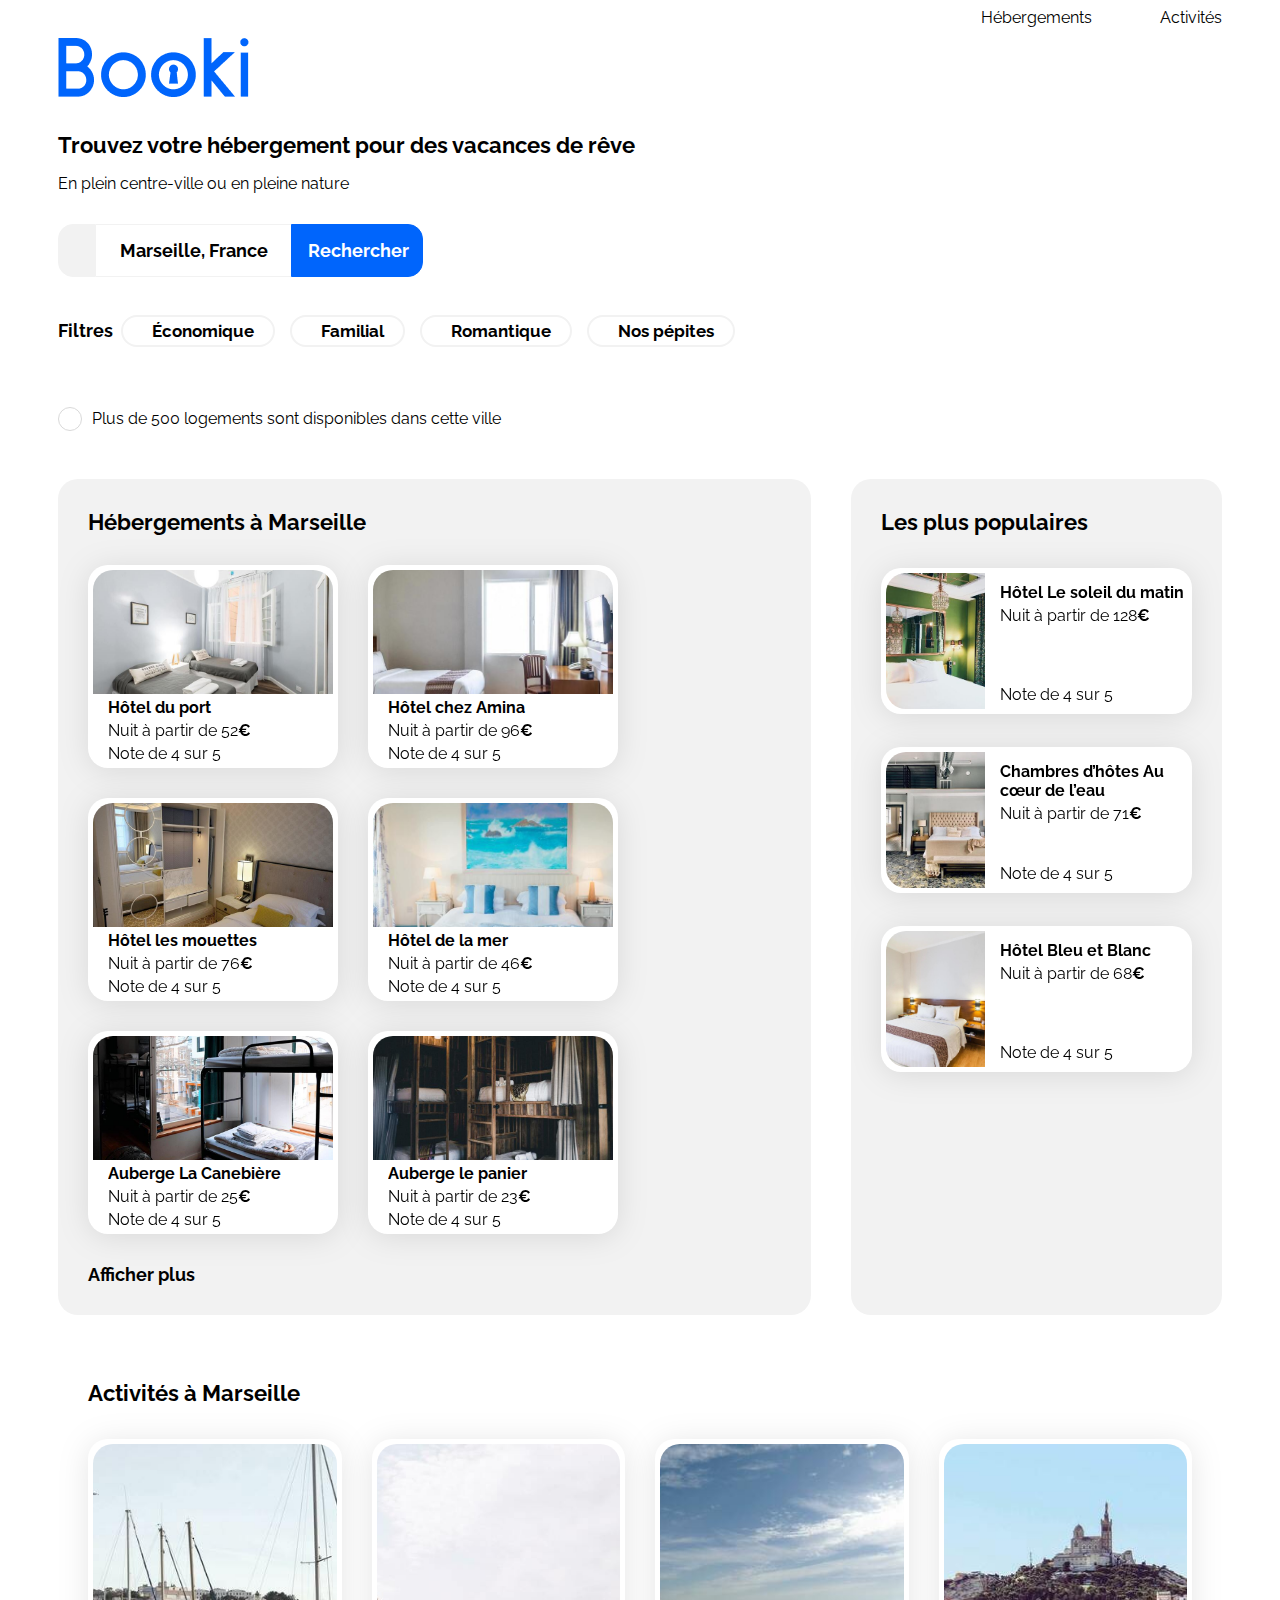
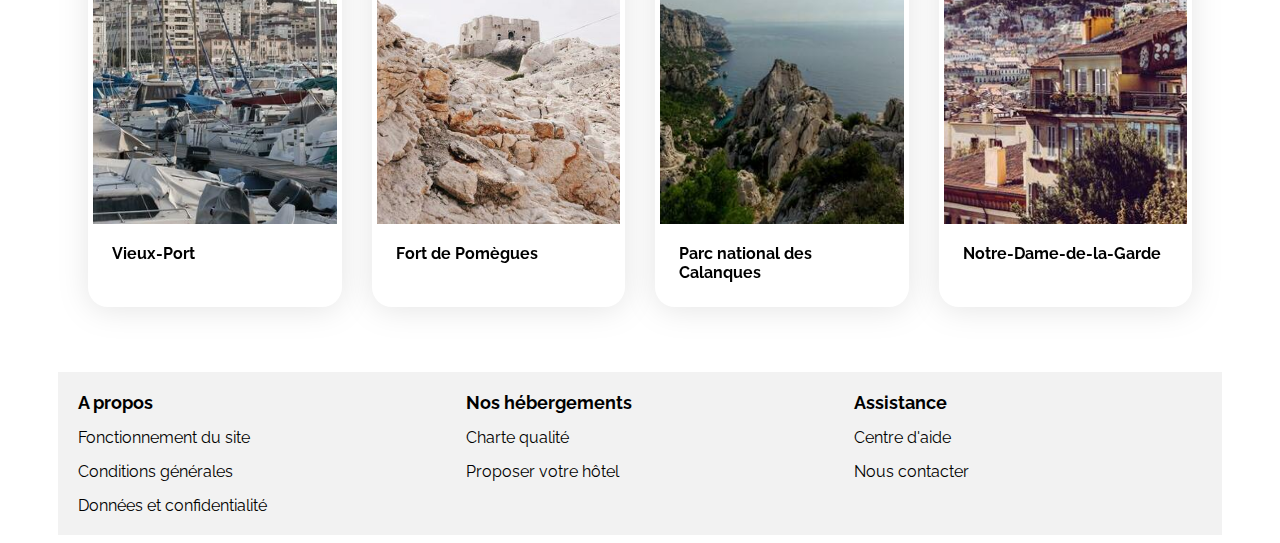
<file: index.html>
<!DOCTYPE html>
<html lang="fr">

<head>
    <meta charset="UTF-8">
    <meta name="viewport" content="width=device-width, initial-scale=1.0">
    <title>Booki</title>
    <link rel="preconnect" href="https://fonts.googleapis.com">
    <link rel="preconnect" href="https://fonts.gstatic.com" crossorigin>
    <link href="https://fonts.googleapis.com/css2?family=Raleway:wght@400;500;700&display=swap" rel="stylesheet">
    <link rel="stylesheet" href="https://cdnjs.cloudflare.com/ajax/libs/font-awesome/6.2.1/css/all.min.css"
        integrity="sha512-MV7K8+y+gLIBoVD59lQIYicR65iaqukzvf/nwasF0nqhPay5w/9lJmVM2hMDcnK1OnMGCdVK+iQrJ7lzPJQd1w=="
        crossorigin="anonymous" referrerpolicy="no-referrer" />
    <link rel="stylesheet" href="./css/style.css">
</head>

<body>
    <div class="main-container">
        <header>
            <div class = logo>
                <img class="logo-img" src="./images/logo/Booki.png" alt="logo Booki">
            </div>
            <nav>
                <a class="button" href="#sectionhebergement">Hébergements</a>
                <a class="button" href="#sectionactivites">Activités</a>
            </nav>
        </header>
        <main class="main-section">
            <section class="headline"> 
                <div class="headline-text">
                    <h1 class="section-title">Trouvez votre hébergement pour des vacances de rêve</h1>   
                    <p class="headline-text-intro">En plein centre-ville ou en pleine nature</p>
                </div>
                <form class="searchbar" method="get" action="">
                    <i id="logo_localisation" class="fa-solid fa-location-dot"></i>
                    <input id="location" type="text" name="location" required placeholder="Marseille, France">
                    <input id="search-button" type="submit" value="Rechercher">
                    <!-- variante mobile  -->
                    <button id="search-button-mobile"><i class="fa-solid fa-magnifying-glass"></i></button>
                </form>
                <div class="filter">
                    <div class="filter-title">
                        <h3 class="not-card-title">Filtres</h3>   
                    </div>
                    <div class = "filter-button-group">
                        <a class="filter-button">
                            <i class="fa-solid fa-money-bill-wave"></i>
                            Économique
                        </a>
                        <a class="filter-button">
                            <i class="fa-solid fa-person"></i>
                            Familial
                        </a>
                        <a class="filter-button">
                            <i class="fa-solid fa-heart"></i>
                            Romantique
                        </a>
                        <a class="filter-button">
                            <i class="fa-solid fa-fire"></i>
                            Nos pépites
                        </a>
                    </div>    
                </div>
                <div class="subinfo">
                    <i class="fa-solid fa-info"></i>
                    <p class="subinfo-text">Plus de 500 logements sont disponibles dans cette ville</p>
                </div>
            </section> 
            <div class="hebergements-and-populaires">
                <section class="hebergements" id="sectionhebergement">
                    <div class="hebergements-title">
                        <h2 class="section-title">Hébergements à Marseille</h2>
                    </div>
                    <div class="hebergements-cards">
                        <a class="hebergements-cards-ablock" href="#">
                            <article class="card">
                                <img class="hebergements-cards-images" src="./images/hebergements/fred-kleber.jpg" alt="Image de la chambre d'hôtel montrant un lit">
                                <div class="card-content">
                                    <div class="card-txt">
                                        <h3 class="card-title">Hôtel du port</h3>
                                        <p class="card-subtitle">Nuit à partir de 52<span class="euro">€</span></p>
                                    </div>
                                    <div class="card-rating">
                                        <i class="fa-xs fa-solid fa-star" aria-hidden="true"></i>
                                        <i class="fa-xs fa-solid fa-star" aria-hidden="true"></i>
                                        <i class="fa-xs fa-solid fa-star" aria-hidden="true"></i>
                                        <i class="fa-xs fa-solid fa-star" aria-hidden="true"></i>
                                        <i class="fa-xs fa-solid fa-star neutral-star" aria-hidden="true"></i>
                                        <span class="sr-only">Note de 4 sur 5</span>
                                    </div>
                                </div>
                            </article>
                        </a>
                        <a class="hebergements-cards-ablock" href="#">
                            <article class="card">
                                <img class="hebergements-cards-images" src="./images/hebergements/febrian-zakaria.jpg" alt="Image de la chambre d'hôtel montrant un lit">
                                <div class="card-content">
                                    <div class="card-txt">
                                        <h3 class="card-title">Hôtel chez Amina</h3>
                                        <p class="card-subtitle">Nuit à partir de 96<span class="euro">€</span></p>
                                    </div>
                                    <div class="card-rating">
                                        <i class="fa-xs fa-solid fa-star" aria-hidden="true"></i>
                                        <i class="fa-xs fa-solid fa-star" aria-hidden="true"></i>
                                        <i class="fa-xs fa-solid fa-star" aria-hidden="true"></i>
                                        <i class="fa-xs fa-solid fa-star" aria-hidden="true"></i>
                                        <i class="fa-xs fa-solid fa-star neutral-star" aria-hidden="true"></i>
                                        <span class="sr-only">Note de 4 sur 5</span>
                                    </div>
                                </div>
                            </article>
                        </a>
                        <a class="hebergements-cards-ablock" href="#">
                            <article class="card">
                                <img class="hebergements-cards-images" src="./images/hebergements/reisetopia.jpg" alt="Image de la chambre d'hôtel montrant un lit">
                                <div class="card-content">
                                    <div class="card-txt">
                                        <h3 class="card-title">Hôtel les mouettes</h3>
                                        <p class="card-subtitle">Nuit à partir de 76<span class="euro">€</span></p>
                                    </div>
                                    <div class="card-rating">
                                        <i class="fa-xs fa-solid fa-star" aria-hidden="true"></i>
                                        <i class="fa-xs fa-solid fa-star" aria-hidden="true"></i>
                                        <i class="fa-xs fa-solid fa-star" aria-hidden="true"></i>
                                        <i class="fa-xs fa-solid fa-star" aria-hidden="true"></i>
                                        <i class="fa-xs fa-solid fa-star neutral-star" aria-hidden="true"></i>
                                        <span class="sr-only">Note de 4 sur 5</span>
                                    </div>
                                </div>
                            </article>
                        </a>
                        <a class="hebergements-cards-ablock" href="#">
                            <article class="card">
                                <img class="hebergements-cards-images" src="./images/hebergements/annie-spratt.jpg" alt="Image de la chambre d'hôtel montrant un lit">
                                <div class="card-content">
                                    <div class="card-txt">
                                        <h3 class="card-title">Hôtel de la mer</h3>
                                        <p class="card-subtitle">Nuit à partir de 46<span class="euro">€</span></p>
                                    </div>
                                    <div class="card-rating">
                                        <i class="fa-xs fa-solid fa-star" aria-hidden="true"></i>
                                        <i class="fa-xs fa-solid fa-star" aria-hidden="true"></i>
                                        <i class="fa-xs fa-solid fa-star" aria-hidden="true"></i>
                                        <i class="fa-xs fa-solid fa-star" aria-hidden="true"></i>
                                        <i class="fa-xs fa-solid fa-star neutral-star" aria-hidden="true"></i>
                                        <span class="sr-only">Note de 4 sur 5</span>
                                    </div>
                                </div>
                            </article>
                        </a>
                        <a class="hebergements-cards-ablock" href="#">
                            <article class="card">
                                <img class="hebergements-cards-images" src="./images/hebergements/marcus-loke.jpg" alt="Image de l'auberge montrant des lits superposés">
                                <div class="card-content">
                                    <div class="card-txt">
                                        <h3 class="card-title">Auberge La Canebière</h3>
                                        <p class="card-subtitle">Nuit à partir de 25<span class="euro">€</span></p>
                                    </div>
                                    <div class="card-rating">
                                        <i class="fa-xs fa-solid fa-star" aria-hidden="true"></i>
                                        <i class="fa-xs fa-solid fa-star" aria-hidden="true"></i>
                                        <i class="fa-xs fa-solid fa-star" aria-hidden="true"></i>
                                        <i class="fa-xs fa-solid fa-star" aria-hidden="true"></i>
                                        <i class="fa-xs fa-solid fa-star neutral-star" aria-hidden="true"></i>
                                        <span class="sr-only">Note de 4 sur 5</span>
                                    </div>
                                </div>
                            </article>
                        </a>
                        <a class="hebergements-cards-ablock" href="#">
                            <article class="card">
                                <img class="hebergements-cards-images" src="./images/hebergements/nicate-lee.jpg" alt="Image de l'auberge montrant des lits superposés">
                                <div class="card-content">
                                    <div class="card-txt">
                                        <h3 class="card-title">Auberge le panier</h3>
                                        <p class="card-subtitle">Nuit à partir de 23<span class="euro">€</span></p>
                                    </div>
                                    <div class="card-rating">
                                        <i class="fa-xs fa-solid fa-star" aria-hidden="true"></i>
                                        <i class="fa-xs fa-solid fa-star" aria-hidden="true"></i>
                                        <i class="fa-xs fa-solid fa-star" aria-hidden="true"></i>
                                        <i class="fa-xs fa-solid fa-star" aria-hidden="true"></i>
                                        <i class="fa-xs fa-solid fa-star neutral-star" aria-hidden="true"></i>
                                        <span class="sr-only">Note de 4 sur 5</span>
                                    </div>
                                </div>
                            </article>
                        </a>
                    </div>
                    <h3 class="not-card-title"><a href="#">Afficher plus</a></h3>    
                </section>
                <section class="populaires">
                    <div class="populaires-title">
                        <h2 class="section-title">Les plus populaires</h2>
                        <i class="fa-solid fa-chart-line" aria-hidden="true"></i>
                    </div>
                    <div class="populaires-cards">
                        <a class="populaires-cards-ablock" href="#">
                            <article class="card">
                                <img class="populaires-cards-images" src="./images/hebergements/emile-guillemot.jpg"
                                    alt="Image de la chambre d'hôtel montrant un lit">
                                <div class="card-content">
                                    <div class="card-txt">
                                        <h3 class="card-title">Hôtel Le soleil du matin</h3>
                                        <p class="card-subtitle">Nuit à partir de 128<span class="euro">€</span></p>
                                    </div>
                                    <div class="card-rating">
                                        <i class="fa-xs fa-solid fa-star" aria-hidden="true"></i>
                                        <i class="fa-xs fa-solid fa-star" aria-hidden="true"></i>
                                        <i class="fa-xs fa-solid fa-star" aria-hidden="true"></i>
                                        <i class="fa-xs fa-solid fa-star" aria-hidden="true"></i>
                                        <i class="fa-xs fa-solid fa-star neutral-star" aria-hidden="true"></i>
                                        <span class="sr-only">Note de 4 sur 5</span>
                                    </div>
                                </div>
                            </article>
                        </a>
                        <a class="populaires-cards-ablock" href="#">
                            <article class="card">
                                <img class="populaires-cards-images" src="./images/hebergements/aw-creative.jpg"
                                    alt="Image de la chambre d'hôtel montrant un lit">
                                <div class="card-content">
                                    <div class="card-txt">
                                        <h3 class="card-title">Chambres d’hôtes Au cœur de l’eau</h3>
                                        <p class="card-subtitle">Nuit à partir de 71<span class="euro">€</span></p>
                                    </div>
                                    <div class="card-rating">
                                        <i class="fa-xs fa-solid fa-star" aria-hidden="true"></i>
                                        <i class="fa-xs fa-solid fa-star" aria-hidden="true"></i>
                                        <i class="fa-xs fa-solid fa-star" aria-hidden="true"></i>
                                        <i class="fa-xs fa-solid fa-star" aria-hidden="true"></i>
                                        <i class="fa-xs fa-solid fa-star neutral-star" aria-hidden="true"></i>
                                        <span class="sr-only">Note de 4 sur 5</span>
                                    </div>
                                </div>
                            </article>
                        </a>
                        <a class="populaires-cards-ablock" href="#">
                            <article class="card">
                                <img class="populaires-cards-images" src="./images/hebergements/febrian-zakaria2.jpg"
                                    alt="Image de la chambre de montrant des lits superposés">
                                <div class="card-content">
                                    <div class="card-txt">
                                        <h3 class="card-title">Hôtel Bleu et Blanc</h3>
                                        <p class="card-subtitle">Nuit à partir de 68<span class="euro">€</span></p>
                                    </div>
                                    <div class="card-rating">
                                        <i class="fa-xs fa-solid fa-star" aria-hidden="true"></i>
                                        <i class="fa-xs fa-solid fa-star" aria-hidden="true"></i>
                                        <i class="fa-xs fa-solid fa-star" aria-hidden="true"></i>
                                        <i class="fa-xs fa-solid fa-star" aria-hidden="true"></i>
                                        <i class="fa-xs fa-solid fa-star neutral-star" aria-hidden="true"></i>
                                        <span class="sr-only">Note de 4 sur 5</span>
                                    </div>
                                </div>
                            </article>
                        </a>
                    </div>
                </section>
            </div>            
            <div class="activites" id="sectionactivites">
                <div class="activites-title">
                    <h2 class="section-title">Activités à Marseille</h2>
                </div>
                <div class="activites-cards">
                    <a class="activites-cards-ablock" href="#">
                        <article class="card">
                            <img class="activites-cards-images" src="./images/activites/reno-laithienne.jpg" alt="Photo de bateaux dans un port">
                            <div class="card-content">
                                <div class="card-txt">
                                    <h3 class="card-title">Vieux-Port</h3>
                                </div>
                            </div>
                        </article>
                    </a>
                    <a class="activites-cards-ablock" href="#">
                        <article class="card">
                            <img class="activites-cards-images" src="./images/activites/paul-hermann.jpg" alt="Photo d'un fort entouré de rochers">
                            <div class="card-content">
                                <div class="card-txt">
                                    <h3 class="card-title">Fort de Pomègues</h3>
                                </div>
                            </div>
                        </article>
                    </a>
                    <a class="activites-cards-ablock" href="#">
                        <article class="card">
                            <img class="activites-cards-images" src="./images/activites/kilyan-sockalingum.jpg" alt="Photo de calanques surplombant la mer">
                            <div class="card-content">
                                <div class="card-txt">
                                    <h3 class="card-title">Parc national des Calanques</h3>
                                </div>
                            </div>
                        </article>
                    </a>
                    <a class="activites-cards-ablock" href="#">
                        <article class="card">
                            <img class="activites-cards-images" src="./images/activites/florian-wehde.jpg" alt="Photo de la cathédrale Notre-Dame-de-la-Garde surplombant la ville de Marseille">
                            <div class="card-content">
                                <div class="card-txt">
                                    <h3 class="card-title">Notre-Dame-de-la-Garde</h3>
                                </div>
                            </div>
                        </article>
                    </a>
                </div>
            </div>
        </main>
        <footer>
            <div class="footer-section">
                <h3 class="not-card-title">A propos</h3>
                <a href="#">Fonctionnement du site</a>
                <a href="#">Conditions générales</a>
                <a href="#">Données et confidentialité</a>
            </div>
            <div class="footer-section">
                <h3 class="not-card-title">Nos hébergements</h3>
                <a href="#">Charte qualité</a>
                <a href="#">Proposer votre hôtel</a>
            </div>
            <div class="footer-section">
                <h3 class="not-card-title">Assistance</h3>
                <a href="#">Centre d'aide</a>
                <a href="#">Nous contacter</a>
            </div>
            
        </footer>
    </div>
</body>
</html>
</file>
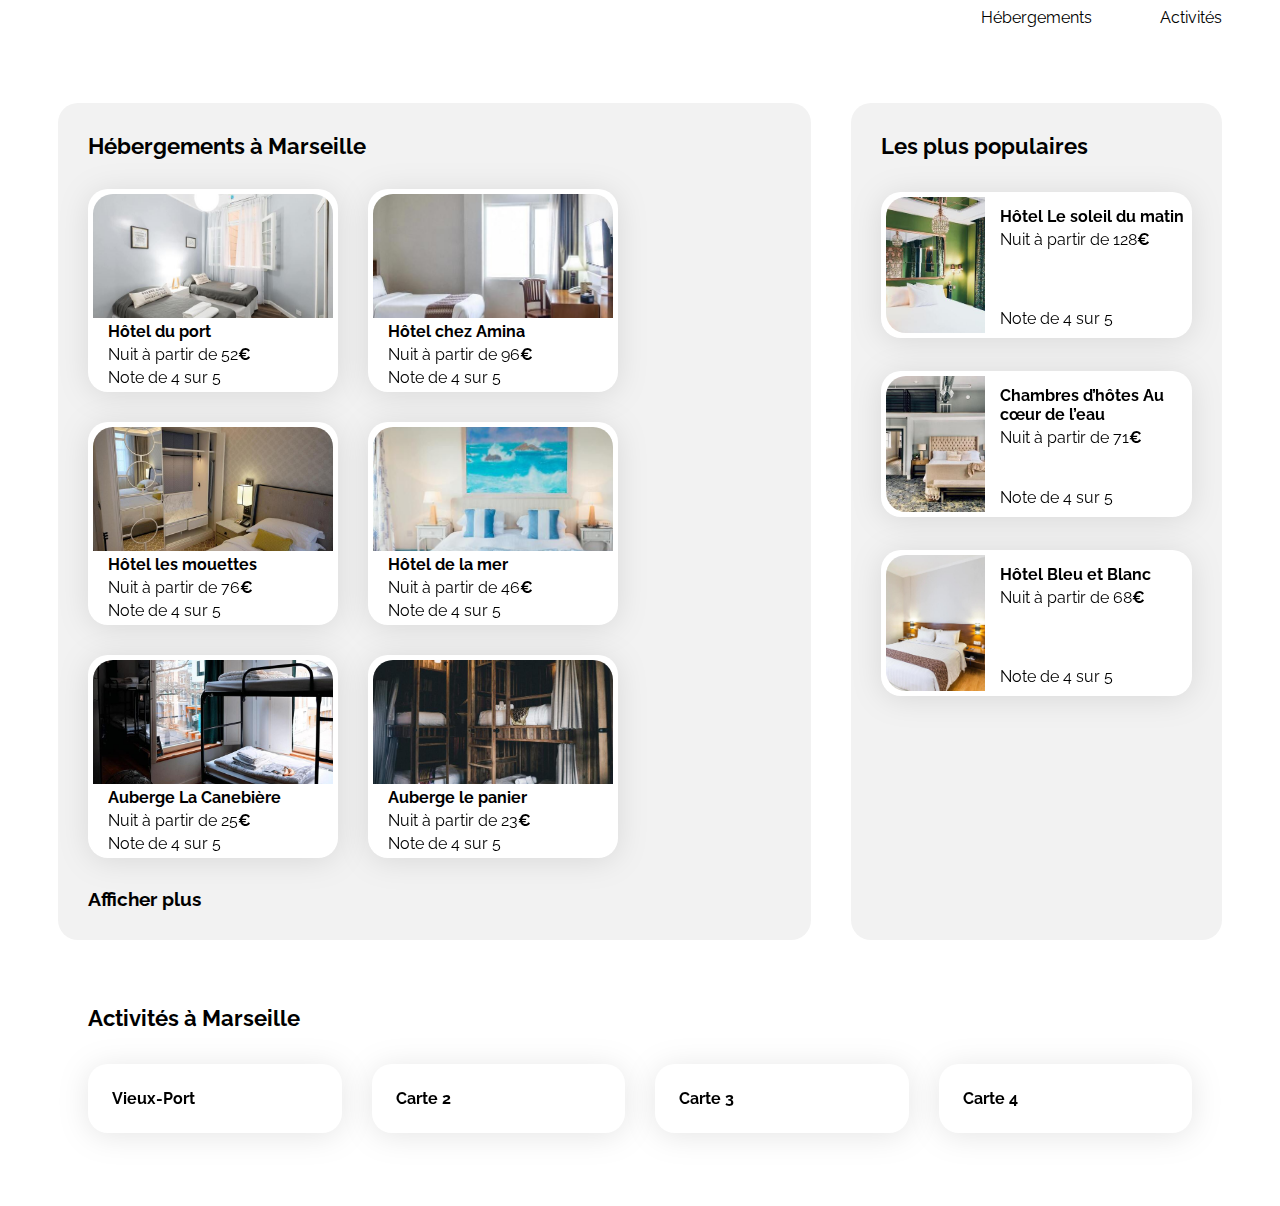
<file: activites.html>
<!DOCTYPE html>
<html lang="fr">

<head>
    <meta charset="UTF-8">
    <meta name="viewport" content="width=device-width, initial-scale=1.0">
    <title>Booki</title>
    <link rel="preconnect" href="https://fonts.googleapis.com">
    <link rel="preconnect" href="https://fonts.gstatic.com" crossorigin>
    <link href="https://fonts.googleapis.com/css2?family=Raleway:wght@400;500;700&display=swap" rel="stylesheet">
    <!-- la police est déjà importée ? je comprends pas "Importez les variantes de la police Raleway depuis Google Fonts. (...)
     "Vous n’avez pas besoin d’importer les polices de caractères (Google Fonts et Font Awesome) 
     car elles le sont déjà dans le fichier index.html fourni (vous pouvez les repérer en haut du fichier dans les balises <link>;)." Ben d'accord alors" -->
    <link rel="stylesheet" href="https://cdnjs.cloudflare.com/ajax/libs/font-awesome/6.2.1/css/all.min.css"
        integrity="sha512-MV7K8+y+gLIBoVD59lQIYicR65iaqukzvf/nwasF0nqhPay5w/9lJmVM2hMDcnK1OnMGCdVK+iQrJ7lzPJQd1w=="
        crossorigin="anonymous" referrerpolicy="no-referrer" />
    <link rel="stylesheet" href="./css/style.css">
</head>

<body>
    <div class="main-container">
        <header>
            <!-- j'ai besoin ici d'un bloc horizontal, 
             en 1 un logo Booki, en 2 un 2e bloc ? 
                divisé en case 1 Hébergements, 2 "activités" qui seront des liens type encre ? -->
            <img class="logo" src="./images/logo/Booki.png" alt="logo Booki" width="61px" height="19px">
            <!--spécification des dimensions du logo en fixe (idem sur tous les devices)-->
            <nav>
                <a class="button" href="#sectionhebergement">Hébergements</a>
                <a class="button" href="#sectionactivites">Activités</a>
            </nav>
        </header>
        <main>
          
            
            <div class="hebergements-and-populaires">
                <section class="hebergements">
                    <div class="hebergements-title">
                        <h2 class="section-title">Hébergements à Marseille</h2>
                    </div>
                    <div class="hebergements-cards">
                        <a href="#">
                            <article class="card">
                                <img src="./images/hebergements/fred-kleber.jpg" alt="Image de la chambre d'hôtel montrant un lit">
                                <div class="card-content">
                                    <div class="card-txt">
                                        <h3 class="card-title">Hôtel du port</h3>
                                        <p class="card-subtitle">Nuit à partir de 52<span class="euro">€</span></p>
                                    </div>
                                    <div class="card-rating">
                                        <i class="fa-xs fa-solid fa-star" aria-hidden="true"></i>
                                        <i class="fa-xs fa-solid fa-star" aria-hidden="true"></i>
                                        <i class="fa-xs fa-solid fa-star" aria-hidden="true"></i>
                                        <i class="fa-xs fa-solid fa-star" aria-hidden="true"></i>
                                        <i class="fa-xs fa-solid fa-star neutral-star" aria-hidden="true"></i>
                                        <span class="sr-only">Note de 4 sur 5</span>
                                    </div>
                                </div>
                            </article>
                        </a>
                        <a href="#">
                            <article class="card">
                                <img src="./images/hebergements/febrian-zakaria.jpg" alt="Image de la chambre d'hôtel montrant un lit">
                                <div class="card-content">
                                    <div class="card-txt">
                                        <h3 class="card-title">Hôtel chez Amina</h3>
                                        <p class="card-subtitle">Nuit à partir de 96<span class="euro">€</span></p>
                                    </div>
                                    <div class="card-rating">
                                        <i class="fa-xs fa-solid fa-star" aria-hidden="true"></i>
                                        <i class="fa-xs fa-solid fa-star" aria-hidden="true"></i>
                                        <i class="fa-xs fa-solid fa-star" aria-hidden="true"></i>
                                        <i class="fa-xs fa-solid fa-star" aria-hidden="true"></i>
                                        <i class="fa-xs fa-solid fa-star neutral-star" aria-hidden="true"></i>
                                        <span class="sr-only">Note de 4 sur 5</span>
                                    </div>
                                </div>
                            </article>
                        </a>
                        <a href="#">
                            <article class="card">
                                <img src="./images/hebergements/reisetopia.jpg" alt="Image de la chambre d'hôtel montrant un lit">
                                <div class="card-content">
                                    <div class="card-txt">
                                        <h3 class="card-title">Hôtel les mouettes</h3>
                                        <p class="card-subtitle">Nuit à partir de 76<span class="euro">€</span></p>
                                    </div>
                                    <div class="card-rating">
                                        <i class="fa-xs fa-solid fa-star" aria-hidden="true"></i>
                                        <i class="fa-xs fa-solid fa-star" aria-hidden="true"></i>
                                        <i class="fa-xs fa-solid fa-star" aria-hidden="true"></i>
                                        <i class="fa-xs fa-solid fa-star" aria-hidden="true"></i>
                                        <i class="fa-xs fa-solid fa-star neutral-star" aria-hidden="true"></i>
                                        <span class="sr-only">Note de 4 sur 5</span>
                                    </div>
                                </div>
                            </article>
                        </a>
                        <a href="#">
                            <article class="card">
                                <img src="./images/hebergements/annie-spratt.jpg" alt="Image de la chambre d'hôtel montrant un lit">
                                <div class="card-content">
                                    <div class="card-txt">
                                        <h3 class="card-title">Hôtel de la mer</h3>
                                        <p class="card-subtitle">Nuit à partir de 46<span class="euro">€</span></p>
                                    </div>
                                    <div class="card-rating">
                                        <i class="fa-xs fa-solid fa-star" aria-hidden="true"></i>
                                        <i class="fa-xs fa-solid fa-star" aria-hidden="true"></i>
                                        <i class="fa-xs fa-solid fa-star" aria-hidden="true"></i>
                                        <i class="fa-xs fa-solid fa-star" aria-hidden="true"></i>
                                        <i class="fa-xs fa-solid fa-star neutral-star" aria-hidden="true"></i>
                                        <span class="sr-only">Note de 4 sur 5</span>
                                    </div>
                                </div>
                            </article>
                        </a>
                        <a href="#">
                            <article class="card">
                                <img src="./images/hebergements/marcus-loke.jpg" alt="Image de l'auberge montrant des lits superposés">
                                <div class="card-content">
                                    <div class="card-txt">
                                        <h3 class="card-title">Auberge La Canebière</h3>
                                        <p class="card-subtitle">Nuit à partir de 25<span class="euro">€</span></p>
                                    </div>
                                    <div class="card-rating">
                                        <i class="fa-xs fa-solid fa-star" aria-hidden="true"></i>
                                        <i class="fa-xs fa-solid fa-star" aria-hidden="true"></i>
                                        <i class="fa-xs fa-solid fa-star" aria-hidden="true"></i>
                                        <i class="fa-xs fa-solid fa-star" aria-hidden="true"></i>
                                        <i class="fa-xs fa-solid fa-star neutral-star" aria-hidden="true"></i>
                                        <span class="sr-only">Note de 4 sur 5</span>
                                    </div>
                                </div>
                            </article>
                        </a>
                        <a href="#">
                            <article class="card">
                                <img src="./images/hebergements/nicate-lee.jpg" alt="Image de l'auberge montrant des lits superposés">
                                <div class="card-content">
                                    <div class="card-txt">
                                        <h3 class="card-title">Auberge le panier</h3>
                                        <p class="card-subtitle">Nuit à partir de 23<span class="euro">€</span></p>
                                    </div>
                                    <div class="card-rating">
                                        <i class="fa-xs fa-solid fa-star" aria-hidden="true"></i>
                                        <i class="fa-xs fa-solid fa-star" aria-hidden="true"></i>
                                        <i class="fa-xs fa-solid fa-star" aria-hidden="true"></i>
                                        <i class="fa-xs fa-solid fa-star" aria-hidden="true"></i>
                                        <i class="fa-xs fa-solid fa-star neutral-star" aria-hidden="true"></i>
                                        <span class="sr-only">Note de 4 sur 5</span>
                                    </div>
                                </div>
                            </article>
                        </a>
                    </div>
                    <h3 style="margin: 0;"><a href="#">Afficher plus</a></h3>    
                </section>
                <section class="populaires">
                    <div class="populaires-title">
                        <h2 class="section-title">Les plus populaires</h2>
                        <i class="fa-solid fa-chart-line" aria-hidden="true"></i>
                    </div>
                    <div class="populaires-cards">
                        <a href="#">
                            <article class="card">
                                <img src="./images/hebergements/emile-guillemot.jpg"
                                    alt="Image de la chambre d'hôtel montrant un lit">
                                <div class="card-content">
                                    <div class="card-txt">
                                        <h3 class="card-title">Hôtel Le soleil du matin</h3>
                                        <p class="card-subtitle">Nuit à partir de 128<span class="euro">€</span></p>
                                    </div>
                                    <div class="card-rating">
                                        <i class="fa-xs fa-solid fa-star" aria-hidden="true"></i>
                                        <i class="fa-xs fa-solid fa-star" aria-hidden="true"></i>
                                        <i class="fa-xs fa-solid fa-star" aria-hidden="true"></i>
                                        <i class="fa-xs fa-solid fa-star" aria-hidden="true"></i>
                                        <i class="fa-xs fa-solid fa-star neutral-star" aria-hidden="true"></i>
                                        <span class="sr-only">Note de 4 sur 5</span>
                                    </div>
                                </div>
                            </article>
                        </a>
                        <a href="#">
                            <article class="card">
                                <img src="./images/hebergements/aw-creative.jpg"
                                    alt="Image de la chambre d'hôtel montrant un lit">
                                <div class="card-content">
                                    <div class="card-txt">
                                        <h3 class="card-title">Chambres d’hôtes Au cœur de l’eau</h3>
                                        <p class="card-subtitle">Nuit à partir de 71<span class="euro">€</span></p>
                                    </div>
                                    <div class="card-rating">
                                        <i class="fa-xs fa-solid fa-star" aria-hidden="true"></i>
                                        <i class="fa-xs fa-solid fa-star" aria-hidden="true"></i>
                                        <i class="fa-xs fa-solid fa-star" aria-hidden="true"></i>
                                        <i class="fa-xs fa-solid fa-star" aria-hidden="true"></i>
                                        <i class="fa-xs fa-solid fa-star neutral-star" aria-hidden="true"></i>
                                        <span class="sr-only">Note de 4 sur 5</span>
                                    </div>
                                </div>
                            </article>
                        </a>
                        <a href="#">
                            <article class="card">
                                <img src="./images/hebergements/febrian-zakaria2.jpg"
                                    alt="Image de la chambre de montrant des lits superposés">
                                <div class="card-content">
                                    <div class="card-txt">
                                        <h3 class="card-title">Hôtel Bleu et Blanc</h3>
                                        <p class="card-subtitle">Nuit à partir de 68<span class="euro">€</span></p>
                                    </div>
                                    <div class="card-rating">
                                        <i class="fa-xs fa-solid fa-star" aria-hidden="true"></i>
                                        <i class="fa-xs fa-solid fa-star" aria-hidden="true"></i>
                                        <i class="fa-xs fa-solid fa-star" aria-hidden="true"></i>
                                        <i class="fa-xs fa-solid fa-star" aria-hidden="true"></i>
                                        <i class="fa-xs fa-solid fa-star neutral-star" aria-hidden="true"></i>
                                        <span class="sr-only">Note de 4 sur 5</span>
                                    </div>
                                </div>
                            </article>
                        </a>
                    </div>
                </section>
            </div>            
            <div class="activites">
                <div class="activites-title">
                    <h2 class="section-title">Activités à Marseille</h2>
                </div>
                <div class="activites-cards">
                    <a href="#">
                        <article class="card">
                            <div class="card-content">
                                <div class="card-txt">
                                    <h3 class="card-title">Vieux-Port</h3>
                                </div>
                            </div>
                        </article>
                    </a>
                    <a href="#">
                        <article class="card">
                            <div class="card-content">
                                <div class="card-txt">
                                    <h3 class="card-title">Carte 2</h3>
                                </div>
                            </div>
                        </article>
                    </a>
                    <a href="#">
                        <article class="card">
                            <div class="card-content">
                                <div class="card-txt">
                                    <h3 class="card-title">Carte 3</h3>
                                </div>
                            </div>
                        </article>
                    </a>
                    <a href="#">
                        <article class="card">
                            <div class="card-content">
                                <div class="card-txt">
                                    <h3 class="card-title">Carte 4</h3>
                                </div>
                            </div>
                        </article>
                    </a>
                </div>
            </div>
        </main>
        <footer></footer>
    </div>
</body>
</html>
</file>
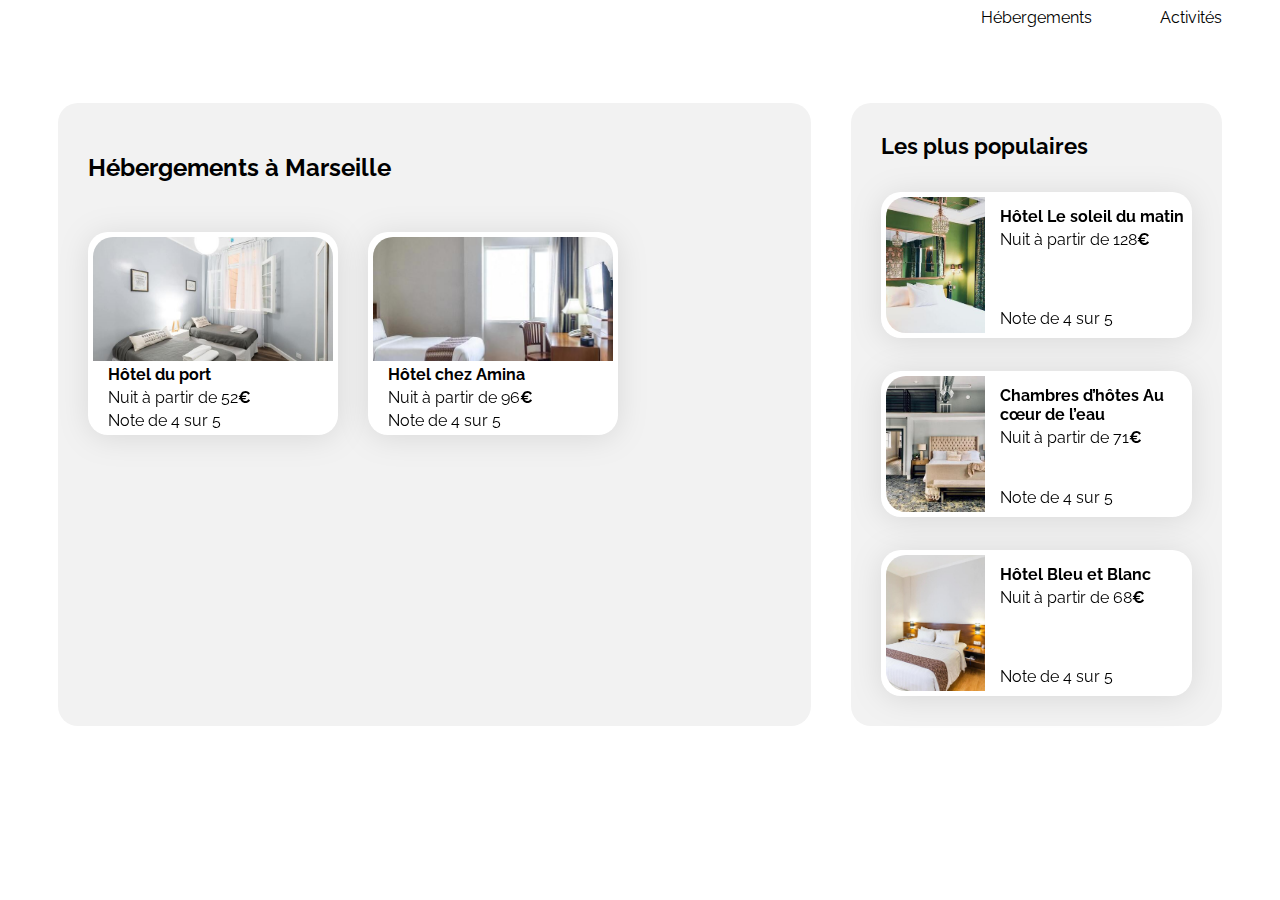
<file: card.html>
<!DOCTYPE html>
<html lang="fr">

<head>
    <meta charset="UTF-8">
    <meta name="viewport" content="width=device-width, initial-scale=1.0">
    <title>Booki</title>
    <link rel="preconnect" href="https://fonts.googleapis.com">
    <link rel="preconnect" href="https://fonts.gstatic.com" crossorigin>
    <link href="https://fonts.googleapis.com/css2?family=Raleway:wght@400;500;700&display=swap" rel="stylesheet">
    <!-- la police est déjà importée ? je comprends pas "Importez les variantes de la police Raleway depuis Google Fonts. (...)
     "Vous n’avez pas besoin d’importer les polices de caractères (Google Fonts et Font Awesome) 
     car elles le sont déjà dans le fichier index.html fourni (vous pouvez les repérer en haut du fichier dans les balises <link>;)." Ben d'accord alors" -->
    <link rel="stylesheet" href="https://cdnjs.cloudflare.com/ajax/libs/font-awesome/6.2.1/css/all.min.css"
        integrity="sha512-MV7K8+y+gLIBoVD59lQIYicR65iaqukzvf/nwasF0nqhPay5w/9lJmVM2hMDcnK1OnMGCdVK+iQrJ7lzPJQd1w=="
        crossorigin="anonymous" referrerpolicy="no-referrer" />
    <link rel="stylesheet" href="./css/style.css">
</head>
<body>
    <div class="main-container">
        <header>
            <!-- j'ai besoin ici d'un bloc horizontal, 
             en 1 un logo Booki, en 2 un 2e bloc ? 
                divisé en case 1 Hébergements, 2 "activités" qui seront des liens type encre ? -->
            <img class="logo" src="./images/logo/Booki.png" alt="logo Booki" width="61px" height="19px">
            <!--spécification des dimensions du logo en fixe (idem sur tous les devices)-->
            <nav>
                <a class="button" href="#sectionhebergement">Hébergements</a>
                <a class="button" href="#sectionactivites">Activités</a>
            </nav>
        </header>
        <main>
            <div class="hebergements-and-populaires">
                <section class="hebergements">
                    <div class="hebergements-title">
                        <h2 id="sectionhebergement">Hébergements à Marseille</h2>
                    </div>
                    <div class="hebergements-cards">
                        <a href="#">
                            <article class="card">
                                <img src="./images/hebergements/fred-kleber.jpg" alt="Image de la chambre d'hôtel montrant un lit">
                                <div class="card-content">
                                    <div class="card-txt">
                                        <h3 class="card-title">Hôtel du port</h3>
                                        <p class="card-subtitle">Nuit à partir de 52<span class="euro">€</span></p>
                                    </div>
                                    <div class="card-rating">
                                        <i class="fa-xs fa-solid fa-star" aria-hidden="true"></i>
                                        <i class="fa-xs fa-solid fa-star" aria-hidden="true"></i>
                                        <i class="fa-xs fa-solid fa-star" aria-hidden="true"></i>
                                        <i class="fa-xs fa-solid fa-star" aria-hidden="true"></i>
                                        <i class="fa-xs fa-solid fa-star neutral-star" aria-hidden="true"></i>
                                        <span class="sr-only">Note de 4 sur 5</span>
                                    </div>
                                </div>
                            </article>
                        </a>
                        <a href="#">
                            <article class="card">
                                <img src="./images/hebergements/febrian-zakaria.jpg" alt="Image de la chambre d'hôtel montrant un lit">
                                <div class="card-content">
                                    <div class="card-txt">
                                        <h3 class="card-title">Hôtel chez Amina</h3>
                                        <p class="card-subtitle">Nuit à partir de 96<span class="euro">€</span></p>
                                    </div>
                                    <div class="card-rating">
                                        <i class="fa-xs fa-solid fa-star" aria-hidden="true"></i>
                                        <i class="fa-xs fa-solid fa-star" aria-hidden="true"></i>
                                        <i class="fa-xs fa-solid fa-star" aria-hidden="true"></i>
                                        <i class="fa-xs fa-solid fa-star" aria-hidden="true"></i>
                                        <i class="fa-xs fa-solid fa-star neutral-star" aria-hidden="true"></i>
                                        <span class="sr-only">Note de 4 sur 5</span>
                                    </div>
                                </div>
                            </article>
                        </a>
                    </div>    
                </section>
                



                <section class="populaires">
                    <div class="populaires-title">
                        <h2 class="section-title">Les plus populaires</h2>
                        <i class="fa-solid fa-chart-line" aria-hidden="true"></i>
                    </div>
                    <div class="populaires-cards">
                        <a href="#">
                            <article class="card">
                                <img src="./images/hebergements/emile-guillemot.jpg"
                                    alt="Image de la chambre d'hôtel montrant un lit">
                                <div class="card-content">
                                    <div class="card-txt">
                                        <h3 class="card-title">Hôtel Le soleil du matin</h3>
                                        <p class="card-subtitle">Nuit à partir de 128<span class="euro">€</span></p>
                                    </div>
                                    <div class="card-rating">
                                        <i class="fa-xs fa-solid fa-star" aria-hidden="true"></i>
                                        <i class="fa-xs fa-solid fa-star" aria-hidden="true"></i>
                                        <i class="fa-xs fa-solid fa-star" aria-hidden="true"></i>
                                        <i class="fa-xs fa-solid fa-star" aria-hidden="true"></i>
                                        <i class="fa-xs fa-solid fa-star neutral-star" aria-hidden="true"></i>
                                        <span class="sr-only">Note de 4 sur 5</span>
                                    </div>
                                </div>
                            </article>
                        </a>
                        <a href="#">
                            <article class="card">
                                <img src="./images/hebergements/aw-creative.jpg"
                                    alt="Image de la chambre d'hôtel montrant un lit">
                                <div class="card-content">
                                    <div class="card-txt">
                                        <h3 class="card-title">Chambres d’hôtes Au cœur de l’eau</h3>
                                        <p class="card-subtitle">Nuit à partir de 71<span class="euro">€</span></p>
                                    </div>
                                    <div class="card-rating">
                                        <i class="fa-xs fa-solid fa-star" aria-hidden="true"></i>
                                        <i class="fa-xs fa-solid fa-star" aria-hidden="true"></i>
                                        <i class="fa-xs fa-solid fa-star" aria-hidden="true"></i>
                                        <i class="fa-xs fa-solid fa-star" aria-hidden="true"></i>
                                        <i class="fa-xs fa-solid fa-star neutral-star" aria-hidden="true"></i>
                                        <span class="sr-only">Note de 4 sur 5</span>
                                    </div>
                                </div>
                            </article>
                        </a>
                        <a href="#">
                            <article class="card">
                                <img src="./images/hebergements/febrian-zakaria2.jpg"
                                    alt="Image de la chambre d'hôtel montrant un lit">
                                <div class="card-content">
                                    <div class="card-txt">
                                        <h3 class="card-title">Hôtel Bleu et Blanc</h3>
                                        <p class="card-subtitle">Nuit à partir de 68<span class="euro">€</span></p>
                                    </div>
                                    <div class="card-rating">
                                        <i class="fa-xs fa-solid fa-star" aria-hidden="true"></i>
                                        <i class="fa-xs fa-solid fa-star" aria-hidden="true"></i>
                                        <i class="fa-xs fa-solid fa-star" aria-hidden="true"></i>
                                        <i class="fa-xs fa-solid fa-star" aria-hidden="true"></i>
                                        <i class="fa-xs fa-solid fa-star neutral-star" aria-hidden="true"></i>
                                        <span class="sr-only">Note de 4 sur 5</span>
                                    </div>
                                </div>
                            </article>
                        </a>
                    </div>
                </section>
            </div> 
        </main>
    </div>
</body>
</file>
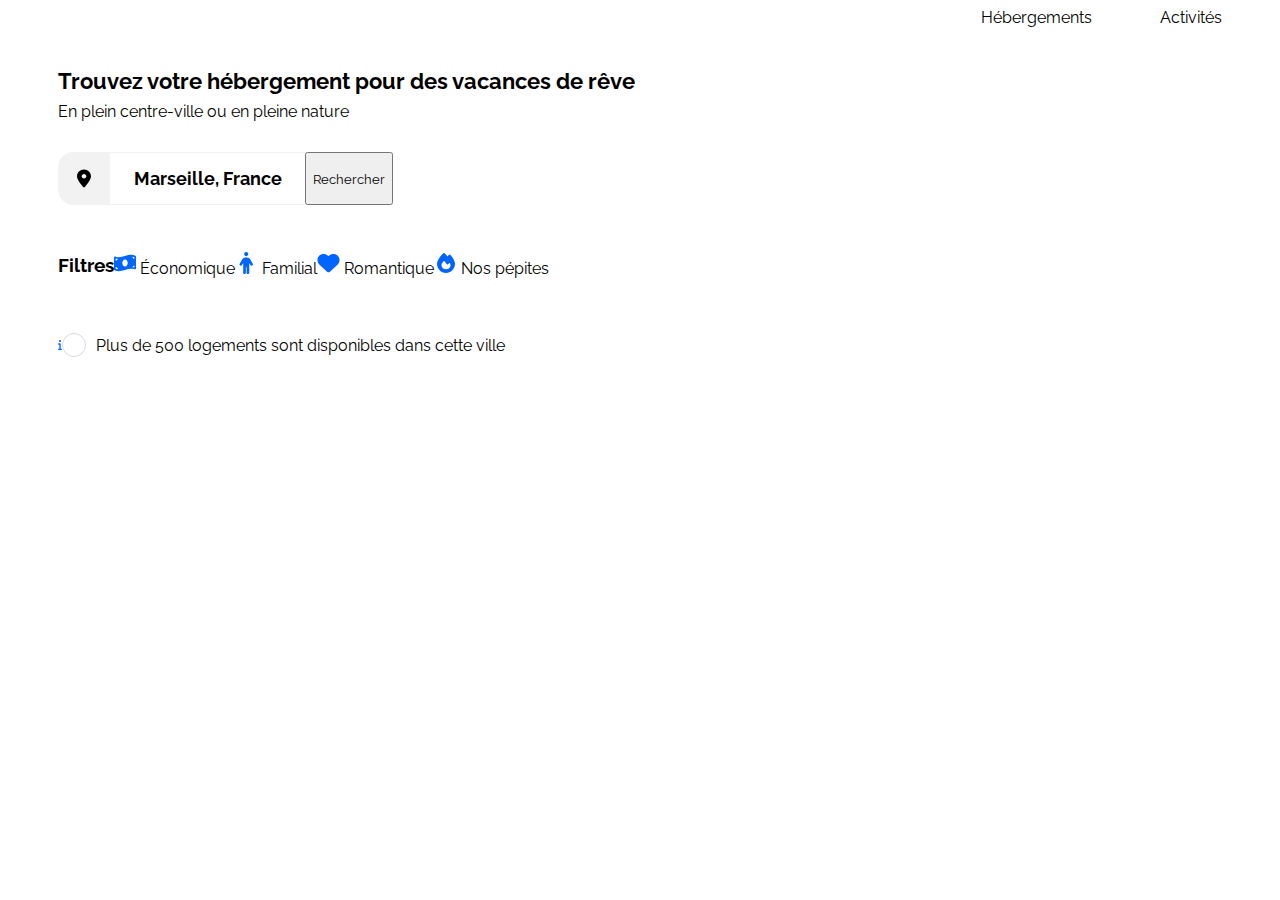
<file: recherche.html>
<!DOCTYPE html>
<html lang="fr">

<head>
    <meta charset="UTF-8">
    <meta name="viewport" content="width=device-width, initial-scale=1.0">
    <title>Booki</title>
    <link rel="preconnect" href="https://fonts.googleapis.com">
    <link rel="preconnect" href="https://fonts.gstatic.com" crossorigin>
    <link href="https://fonts.googleapis.com/css2?family=Raleway:wght@400;500;700&display=swap" rel="stylesheet">
    <!-- la police est déjà importée ? je comprends pas "Importez les variantes de la police Raleway depuis Google Fonts. (...)
     "Vous n’avez pas besoin d’importer les polices de caractères (Google Fonts et Font Awesome) 
     car elles le sont déjà dans le fichier index.html fourni (vous pouvez les repérer en haut du fichier dans les balises <link>;)." Ben d'accord alors" -->
    <link rel="stylesheet" href="https://cdnjs.cloudflare.com/ajax/libs/font-awesome/6.2.1/css/all.min.css"
        integrity="sha512-MV7K8+y+gLIBoVD59lQIYicR65iaqukzvf/nwasF0nqhPay5w/9lJmVM2hMDcnK1OnMGCdVK+iQrJ7lzPJQd1w=="
        crossorigin="anonymous" referrerpolicy="no-referrer" />
    <link rel="stylesheet" href="./css/style.css">
</head>
<body>
    <div class="main-container">
        <header>
            <!-- j'ai besoin ici d'un bloc horizontal, 
             en 1 un logo Booki, en 2 un 2e bloc ? 
                divisé en case 1 Hébergements, 2 "activités" qui seront des liens type encre ? -->
            <img class="logo" src="./images/logo/Booki.png" alt="logo Booki" width="61px" height="19px">
            <!--spécification des dimensions du logo en fixe (idem sur tous les devices)-->
            <nav>
                <a class="button" href="#sectionhebergement">Hébergements</a>
                <a class="button" href="#sectionactivites">Activités</a>
            </nav>
        </header>
        <main>
            <section class="headline"> 
                <h2 class="section-title">Trouvez votre hébergement pour des vacances de rêve</h2>   
                    <p style="margin-block-start: 8px;">En plein centre-ville ou en pleine nature</p>
                    <!-- force un style de marge pour appliquer le gap entre titre et sous titre  -->            
                <form class="searchbar" method="get" action=""><!-- Ici le formulaire de recherche -->
                    <img id="logo_localisation" src="/images/location.svg"><!-- ici l'icone vecteur ? -->
                    <input id="location" type="text" name="location" required placeholder="Marseille, France">
                    <input id="bouton" type="submit" value="Rechercher">
                </form>
                <div class="filter">
                    <h3>Filtres</h3>
                    <!-- je ne sais pas si h3 est approprié, je n'arrive pas à voir la taille de police (maquette : s18 w700) -->
                    <div class="filter_button">
                        <img class="filter_button_img" src="/images/price.svg" alt="Économique">
                        <a>Économique</a>
                    </div>
                    <div class="filter_button">
                        <img src="/images/family.svg" alt="Familial">
                        <a>Familial</a>
                    </div>
                    <div class="filter_button">
                        <img src="/images/romantic.svg" alt="Romantique">
                        <a>Romantique</a>
                    </div>
                    <div class="filter_button">
                        <img src="/images/fire.svg" alt="Nos pépites">
                        <a>Nos pépites</a>
                    </div>
                </div>
                <div class="subinfo">
                    <img id="iconeinfo" src="/images/infoicon.svg" alt="icone info">
                    <img id="ellipse" src="/images/Ellipse 11.svg" alt="ellipse icone info">
                    <p style="margin: 0; padding-left: 10px;">Plus de 500 logements sont disponibles dans cette ville</p>
                </div>
            </section> 
        </main>
    </div>
</body>
</file>
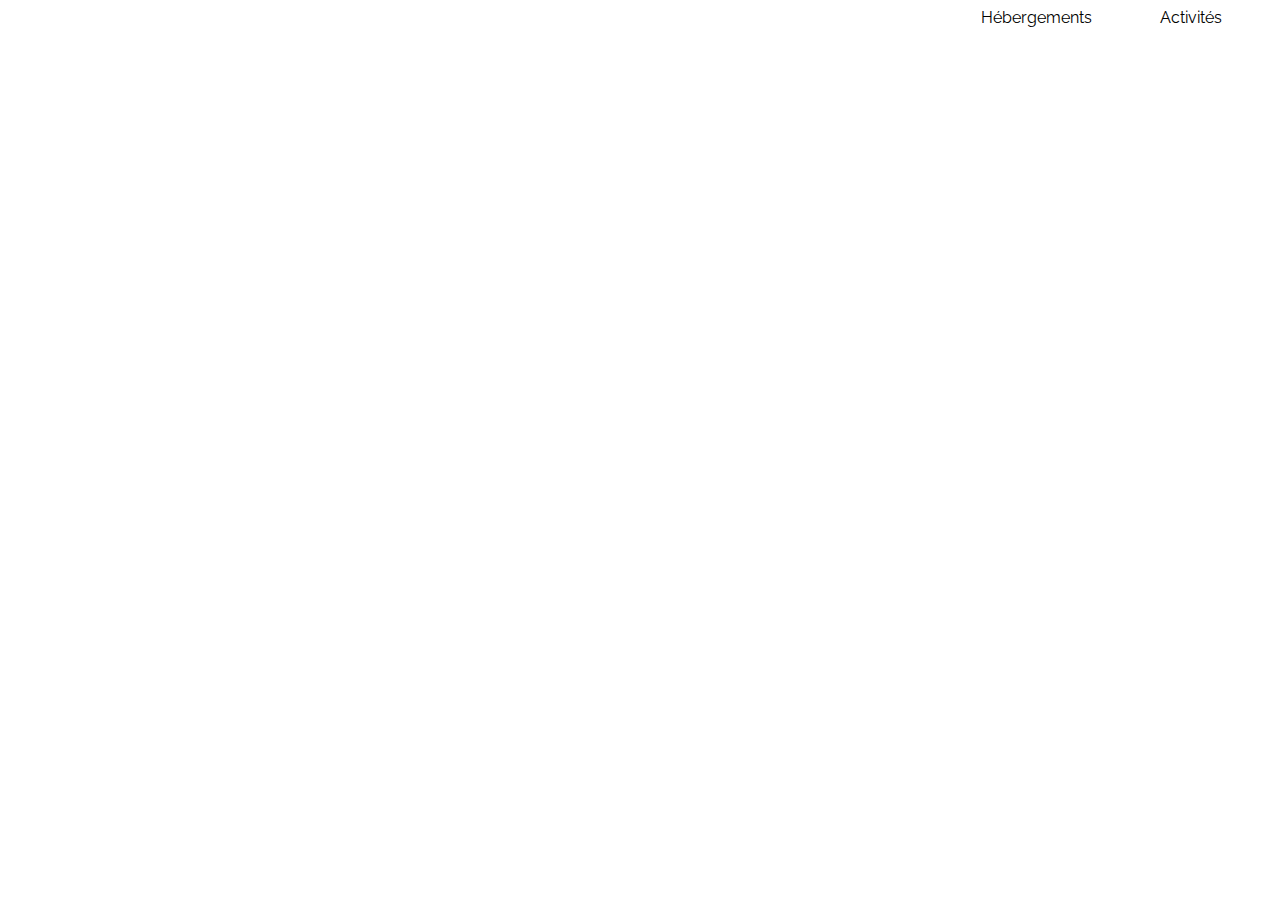
<file: temporaire/header.html>
<!DOCTYPE html>
<html lang="fr">

<head>
    <meta charset="UTF-8">
    <meta name="viewport" content="width=device-width, initial-scale=1.0">
    <title>Booki</title>
    <link rel="preconnect" href="https://fonts.googleapis.com">
    <link rel="preconnect" href="https://fonts.gstatic.com" crossorigin>
    <link href="https://fonts.googleapis.com/css2?family=Raleway:wght@400;500;700&display=swap" rel="stylesheet">
    <link rel="stylesheet" href="https://cdnjs.cloudflare.com/ajax/libs/font-awesome/6.2.1/css/all.min.css"
        integrity="sha512-MV7K8+y+gLIBoVD59lQIYicR65iaqukzvf/nwasF0nqhPay5w/9lJmVM2hMDcnK1OnMGCdVK+iQrJ7lzPJQd1w=="
        crossorigin="anonymous" referrerpolicy="no-referrer" />
    <link rel="stylesheet" href="/css/style.css">
</head>

<body>
    <div class="main-container">
        <header>
            <!-- j'ai besoin ici d'un bloc horizontal, 
             en 1 un logo Booki, en 2 un 2e bloc ? 
                divisé en case 1 Hébergements, 2 "activités" qui seront des liens type encre ? -->
            <img class="logo" src="/images/logo/Booki.png" alt="logo Booki" width="61" height="19">
            <!--spécification des dimensions du logo en fixe (idem sur tous les devices)-->
            <nav>
                <a class="button" href="#sectionhebergement">Hébergements</a>
                <a class="button" href="#sectionactivites">Activités</a>
            </nav>
        </header>
    
    </div>
</body>
</html>
</file>
<file: css/style.css>
/****** General ***********/
* {
    font-family: 'Raleway', sans-serif;
    box-sizing: border-box;
}

/* * {
    border: 1px solid red; /* Facilite la visualisation 
} */

:root {
    --main-color: #0065FC;
    --main-bg-color: #F2F2F2;
    --filter-bg-color: #DEEBFF;
}

.fa-solid {
    color: var(--main-color);
}

body {
    display: flex;
    justify-content: center;    
}

.main-container {
    width: 100%;
    max-width: 1440px;
    min-width: 320px;
    padding: 0 50px;
}

a {
    color: inherit;
    text-decoration: none;
}

.section-title {
    margin: 0;
    font-size: 22px;
    /* ajouter une propriété background color pour changer la couleur de fond ici grise doit devenir blanc */
}

.card {
    background-color: white;
    border-radius: 20px;
    padding: 5px;
    filter: drop-shadow(0px 3px 15px rgba(0, 0, 0, 0.1));
}

.card img {
    object-fit: cover;
}

.card-title {
    font-size: 16px;
}

.euro {
    font-weight: 700;
}

.neutral-star {
    color: var(--main-bg-color)
}

.not-card-title{
    font-size: 18px;
    margin: 0;
}

/* Ajout de propriétés sur le header pour afficher le logo à gauche et les boutons de nav à droite (justify). la direction est row par défaut*/
header {
    display: flex;
    justify-content: space-between;
}
/* les paddings ne sont pas les mêmes pour le logo et les boutons, je fais donc une classe spécifique pour le logo*/
.logo {
    padding-top: 30px;
    padding-bottom: 30px;
}

/*Ajout de propriété sur les boutons pour espacement ??*/
.button{
      margin-left: 68px; /* le gap est de 68px sur les versions desktop, mobile et large desktop*/
     
}
/*Ajout de propriété sur les boutons pour le comportement au hover.*/
.button:hover {
    border-top: 2px var(--main-color) solid;
    color: var(--main-color);
}
/*Ajout de propriété sur nav pour que les boutons s'affichent cote à cote, en flex*/
nav {
    display : flex;
}


#logo_localisation {
    background-color : var(--main-bg-color);
    border-radius: 15px 0px 0px 15px ;
    border : 1px solid var(--main-bg-color);
    padding: 15px 18px 15px 18px;   
    color: black;
    font-size: 18px;
}

#location {    
    border-top : 1px solid var(--main-bg-color);
    border-bottom : 1px solid var(--main-bg-color);
    border-left: 0 solid var(--main-bg-color);
    border-right: 0 solid var(--main-bg-color);
    font-size: 18px; 
    font-weight: 700;
    color: black;
    text-align:center;
    padding: 15px 16px 15px 16px;
    width: 195px;
}

#search-button {
    background-color: var(--main-color);
    color: white;
    border-radius: 0px 15px 15px 0px ;
    border : 1px solid var(--main-color);
    padding: 15px 16px 15px 16px;
    font-size: 18px; 
    font-weight: 700;    
    width: 132px; /*impose la taille de la maquette desk, tablette et largedesk*/
}

#search-button-mobile {
    display: none;
}

/* permet de forcer la couleur du texte du placeholder */
::placeholder{
    color: black;
}

.searchbar {
    display: flex;
    padding: 15px 0px 15px 0px;
    margin: 15px 0px 15px 0px;
}   

.filter{
    display: flex;
    align-items: center;
    padding-bottom: 15px ;
    margin-bottom: 15px ;
}

.filter-button-group{
    display: flex;
   
}

.filter-button{
    display: flex;
    border-radius: 25px;
    border: 2px solid var(--main-bg-color);
    padding: 4px 19px 4px 19px;
    margin: 7.5px;
    gap: 10px;
    font-size: 17px;
    font-weight: 700;
    align-items: center;
}

.filter-button .fa-solid {
    font-size: 22px;
}

.filter-button:hover{
    background-color: var(--filter-bg-color);
}

.subinfo {
    display: flex;
    margin-top: 24px;
    align-items: center;
}

.subinfo .fa-solid {
    display: flex;
    border-radius: 50%;
    /* #D9D9D9 */
    border : 1px solid #D9D9D9;
    height: 24px;
    width: 24px;
    justify-content: center;
    align-items: center;
    font-size: 10px;
    margin-right: 10px; 
}

/****** Hebergements And Populaires ***********/
.hebergements-and-populaires {
    display: flex;
    justify-content: space-between;
    gap: 40px;
    margin-top: 35px;
    margin-bottom: 35px;
}

/****** Hebergements ***********/
.hebergements {
    width: 65%;
    display: flex;
    flex-direction: column;
    align-items: flex-start;
    padding: 30px;  
    border-radius: 20px;
    background-color: var(--main-bg-color);
}



/* section du bloc des 6 cartes*/
.hebergements-cards {
    display: flex;
    flex-wrap: wrap;
    gap : 30px;    
    padding-top: 30px;
    padding-bottom: 30px;
} 


 /* sélecteur combiné => classe card à l'intérieur d'une balise de classe hebergements-cards
 cette section définit le style de la card (boite contenant image + contenu texte)
 */
.hebergements-cards .card {
    display: flex;
    flex-direction: column; /* direction : dispo entre image et texte; verticale donc column*/
    max-width: 100%;
    width: 100%;
    height: auto;
    min-width: 250px;
    /* margin-top: 33px; avec ce margin, l'écart entre les deux lignes de card est trop important, j'utilise padding bottom et top sur hebergements-cards*/
} 

/* cette section définit le style de l'image de la card */
.hebergements-cards img {
    max-width: 100%;
    width: 100%;
    height: 124px;
    border-top-left-radius: 20px;
    border-top-right-radius: 20px;   
}

/* cette section définit le style du contenu de la card (titre, prix, étoiles)*/
.hebergements-cards .card-content {
    
    margin-top: 4px;
    padding-left: 15px;
    padding-right: 15px;
    display: flex;
    flex-direction: column;
    justify-content: space-evenly;
    align-items: flex-start;
    max-width: 100%;   
}

.hebergements-cards .card-title {
    margin : 0;
    max-width: 100%;
    text-overflow: ellipsis; 
    white-space: nowrap;  
    overflow: hidden;
}

.hebergements-cards .card-subtitle {
    margin-bottom: 4px;
    margin-top: 4px;
}


/****** Populaires ***********/
.populaires {
    width: 32%;  
    padding: 30px;  
    border-radius: 20px;
    background-color: var(--main-bg-color);    
    display: flex;
    flex-direction: column;
}

.populaires-title, .hebergements-title, .activites-title {
    display: flex;
    justify-content: space-between;
    align-items: center;
}

.populaires-cards .card {
    display: flex;
    margin-top: 33px;
}

.populaires-cards img {
    width: 33%;
    height: 136px;
    border-top-left-radius: 20px;
    border-bottom-left-radius: 20px;
}

.populaires-cards .card-content {
    width: 67%;
    padding-left: 15px;
    display: flex;
    flex-direction: column;
    justify-content: space-between;
}

.populaires-cards .card-title {
    margin-top: 10px;
    margin-bottom: 4px;
}

.populaires-cards .card-subtitle {
    margin: 0;
}

.populaires-cards .card-rating {
    margin-bottom: 5px;
}

.activites {
    padding: 30px; 
    display: flex;
    flex-direction: column;
    max-width: 100%;
    width: 1340px;
   
}

.activites-cards {
    padding-top: 33px;
    display: flex;
    max-width: 100%;
    max-height: 100%;
    gap: 30px; 
    flex-wrap: wrap; 
    height: auto;
    width: auto;
    justify-content: space-between;  
} 

.activites-cards a {
    flex: 1;  /* chaque élément a une taille égale */ 
    height: auto;
}

 .activites-cards .card {
   display: flex;
   flex-direction: column; 
   height: 100%;
} 

.activites-cards img {
    width: 100%;
    height: 380px; /*j'ai trop de souci, je fixe une hauteur en px qui correspond au desktop*/
    border-top-left-radius: 20px;
    border-top-right-radius: 20px;
}

.activites-cards .card-content {
    width: 100%;
    padding: 20px 19px 20px 19px;
    display: flex;
    flex-direction: column;
}

.activites-cards .card-title {
    margin: 0;
}

footer {
    background-color: var(--main-bg-color);
    display: flex;
    margin-top: 35px;
}

.footer-section{
    padding: 20px;
    gap: 15px;
    flex: 1;
    display: flex;
    flex-direction: column;
}


/* Le code ci-dessous correspond à la version responsive uniquement */

/****** Media queries ***********/
/* Medium devices (tablets, less/equal than 1024px) */
@media (max-width: 1024px) {
   
 
    .hebergements-and-populaires {
        flex-direction: column;
        width: 100%;
        gap: 0;
    }

    .hebergements {
        width: 100%;
    }

    .populaires {
        width: 100%;
        margin-top: 50px;
    }

    .populaires-cards {
        display: flex;
        flex-direction: row;
        justify-content: space-between;
        gap : 20px;
    }

    .populaires-cards img {
       height: 146px;
    }

    .populaires-cards a {
        flex:1;
    }

    .populaires-cards .card-title {
        font-size: 14px;
    }

    .populaires-cards .card-subtitle {
        font-size: 13px;
    }

    #search-button-mobile {
        display: none;
    }

    .activites-cards img {
        height: 200px;
    }
   

}

/* Small devices (phones, less than 768px) */
@media (max-width: 767.98px) {
    /* ... */
    body {
        margin: 0;
    } 

    .main-container {
        padding: 0px;
    }

    /* Ajout de propriétés sur le header pour afficher le logo en haut au centre et les boutons de nav en dessous */
    header {
        display: flex;
        flex-direction: column;/* permet d'avoir le logo au dessus du bloc nav*/
        align-items: center;     
        padding-right: 0px;  /* permet de neutraliser le padding paramétré sur la partie desktop */  
        padding-left: 0px;       /* permet de neutraliser le padding paramétré sur la partie desktop */  
        margin: 0px;        
    }    

    .logo{
       /* padding: 30px;  permet d'avoir le logo au centre en hauter mais on met un padding pour tout le bloc header, pas pour le logo seul*/
        justify-content: center;
    }

    /*Ajout de propriété sur nav pour que les boutons s'affichent cote à cote, en flex*/
    nav {
        display : flex;
        width: 100%;        
    }
    /*Ajout de propriété sur les boutons pour espacement ??*/
    .button{
        padding-bottom: 15px; 
        margin: 0px;
        border-bottom: 2px var(--main-bg-color) solid;
        flex:1;
        text-align: center;
     
    }

    /*Ajout de propriété sur les boutons pour le comportement au hover.*/
    .button:hover {
        border-bottom: 2px var(--main-color) solid;
        border-top: 0px var(--main-bg-color) solid;
        color: var(--main-color);
    }
 
    .headline {
        padding-left: 20px ;
        padding-right: 20px ;
        padding-top: 30px; /*dédiuis par soustraction h mobile - (h header + h body) */
    }
    
  

    .filter{
        display: flex;
        align-items: flex-start;
        padding-bottom: 15px ;
        margin-bottom: 15px ;
        flex-direction: column;
        gap : 20px;
    }


    .filter-button-group {
        display: flex;
        flex-wrap: wrap;
        align-items: center;
        font-size: 14px;
    }

   .filter-button{
        /* display: flex; */
        flex: 1;
        align-items: center;
    }

    #search-button {
       display: none;
    }

    #search-button-mobile {
        display: flex;
        background-color: var(--main-color);
        /* je ne gère pas la couleur ici car fa solid est défini à bleu (main color) au général, autant gérer l'exception dans l'html */
        border-radius: 15px;
        border : 1px solid var(--main-color);
        padding: 15px 16px 15px 16px;
        font-size: 17px;
        align-items: center;
        justify-content: center;
        filter: drop-shadow(0px 4px 4px #00000040);
        margin-left: -10px;
    }

    .hebergements-and-populaires {
        flex-direction: column-reverse;
        width: 100%;
        gap: 0;
    }

     .hebergements {
        width: 100%;
        padding: 20px;
        border-radius: 0px; 
        background-color: white;
    }

    .hebergements-cards a {
        width: 100%;
    }

    .populaires {
        width: 100%;
        padding: 30px 20px 30px 20px;
        border-radius: 0px; 
        margin-top: 0;
    }

    .populaires-title {
        max-width: 100%;
        justify-content: space-around;
    } 

    .populaires-cards{
        flex-direction: column;        
    }

    .populaires-cards a {
        width: 100%;
    }
    
    .activites-cards {
        flex-direction: column;
        gap: 15px;
    }
    
    .activites-cards img {
        height: 141px;
    }

    footer {
        flex-direction: column;
        padding: 30px;
        gap: 50px;
    }
    
    .footer-section{
        padding: 0px;
    }

}

/*Ajout d'un message d'erreur pour les écrans inférieurs à la largeur min garantie*/
@media (max-width: 319px) {
    body::before {
      content: "Votre écran est trop petit pour un affichage optimal.";
      display: block;
      color: red;
      text-align: center;
      padding: 10px;
      position: fixed;
      left: 50%;
      transform: translateX(-50%); /* Centre réellement le message */
      z-index: 1000;
    }
}
</file>
